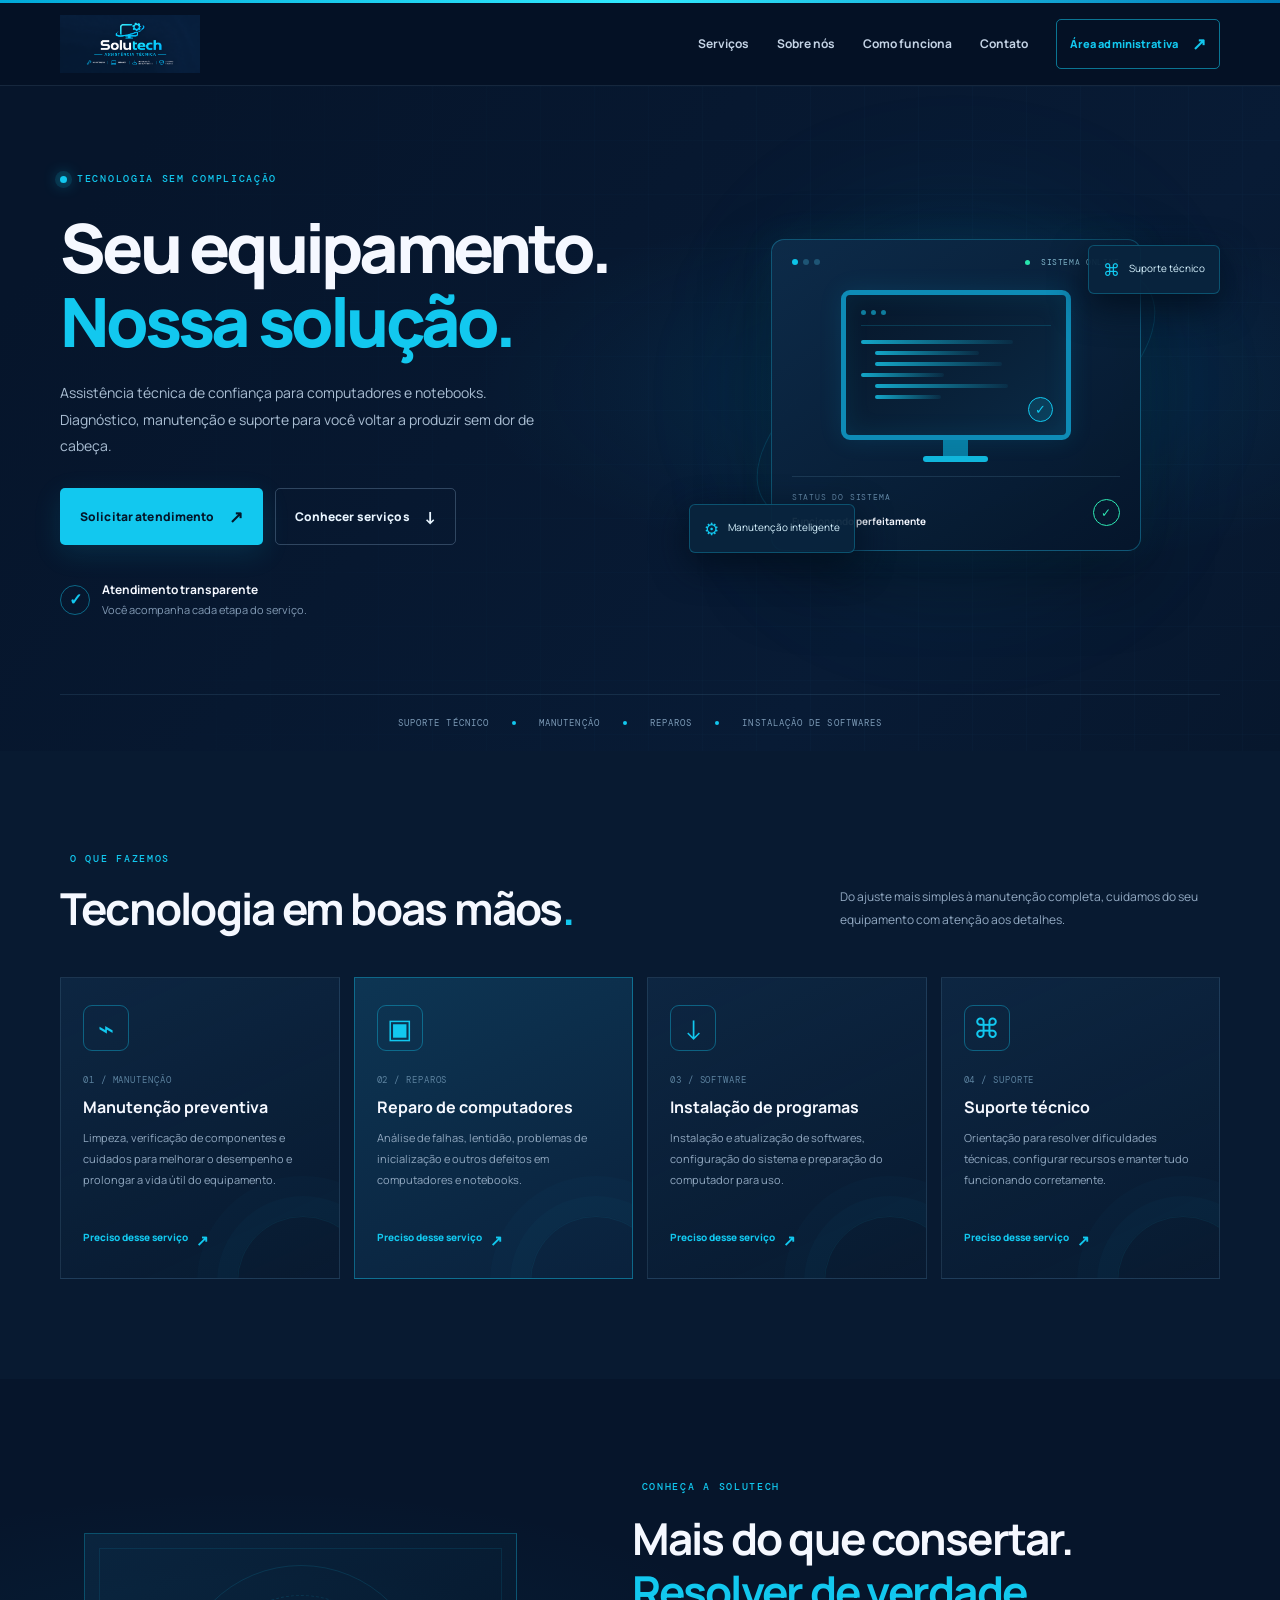
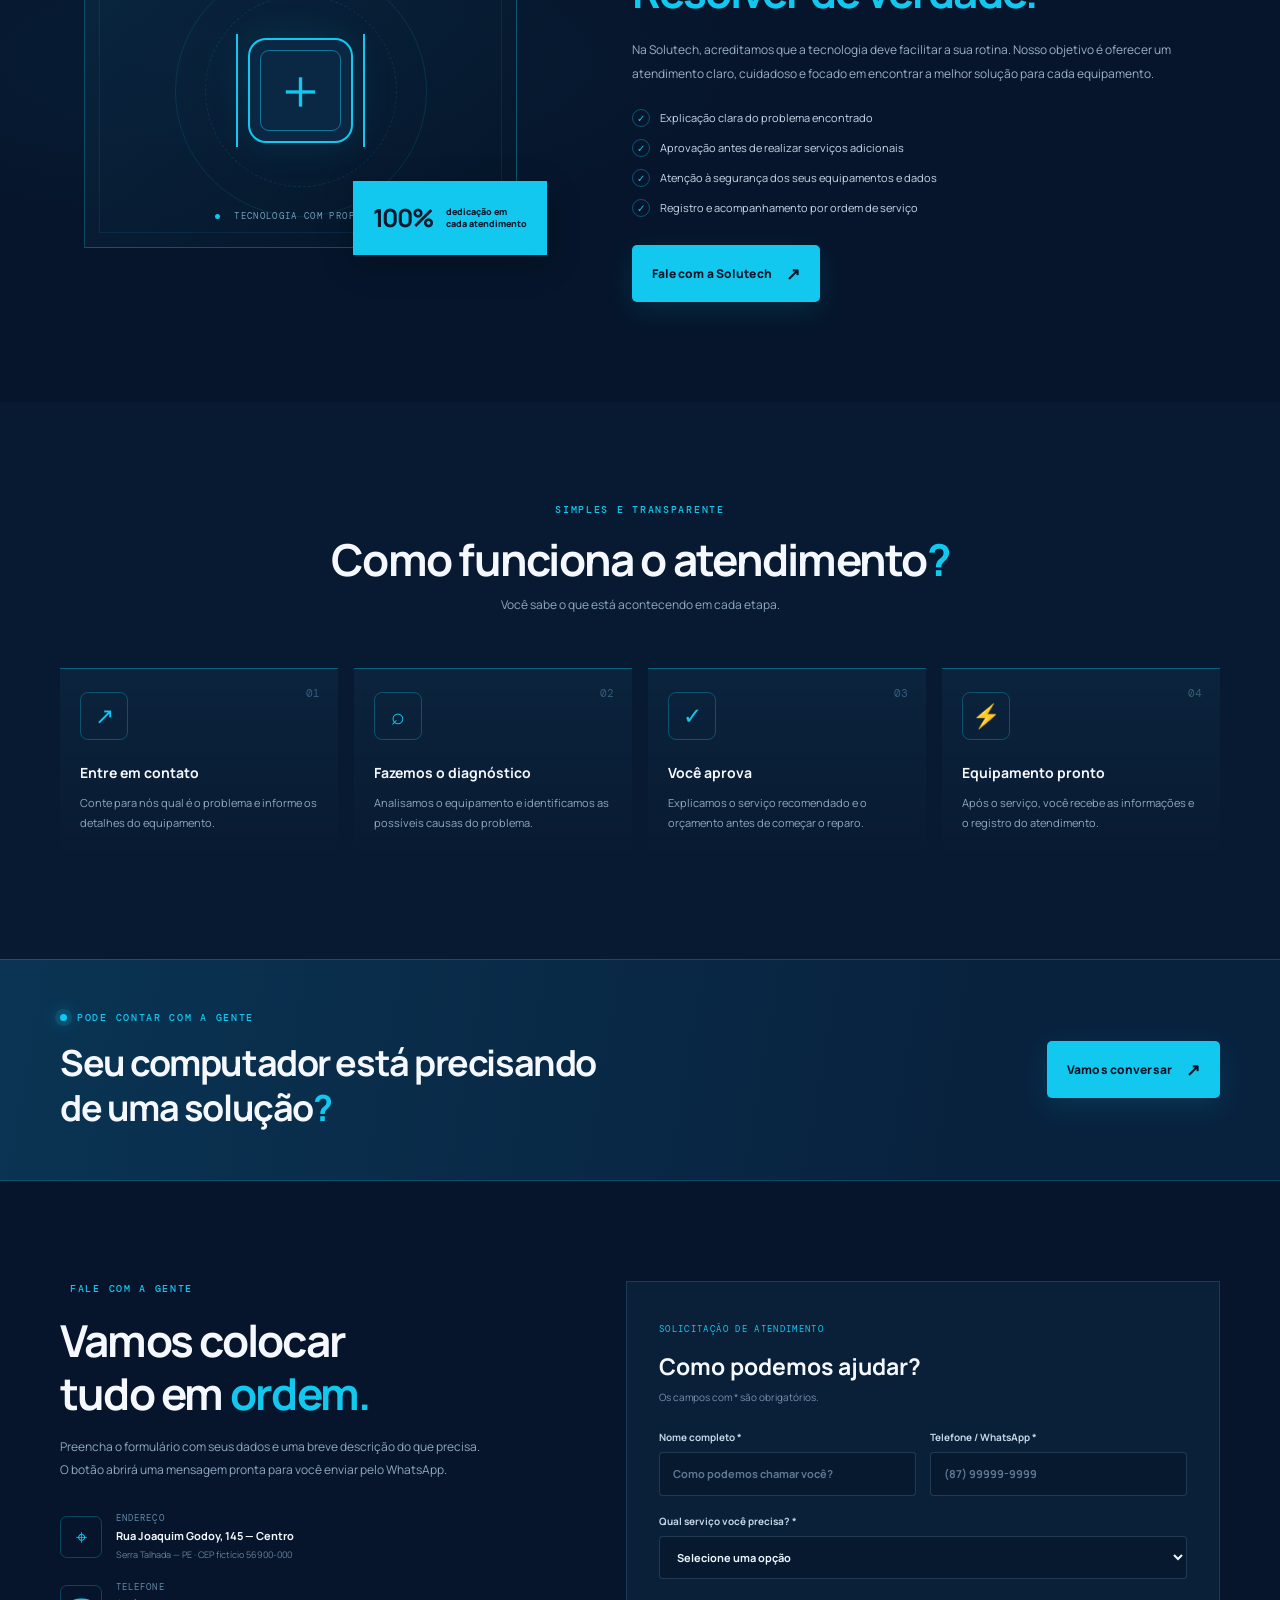
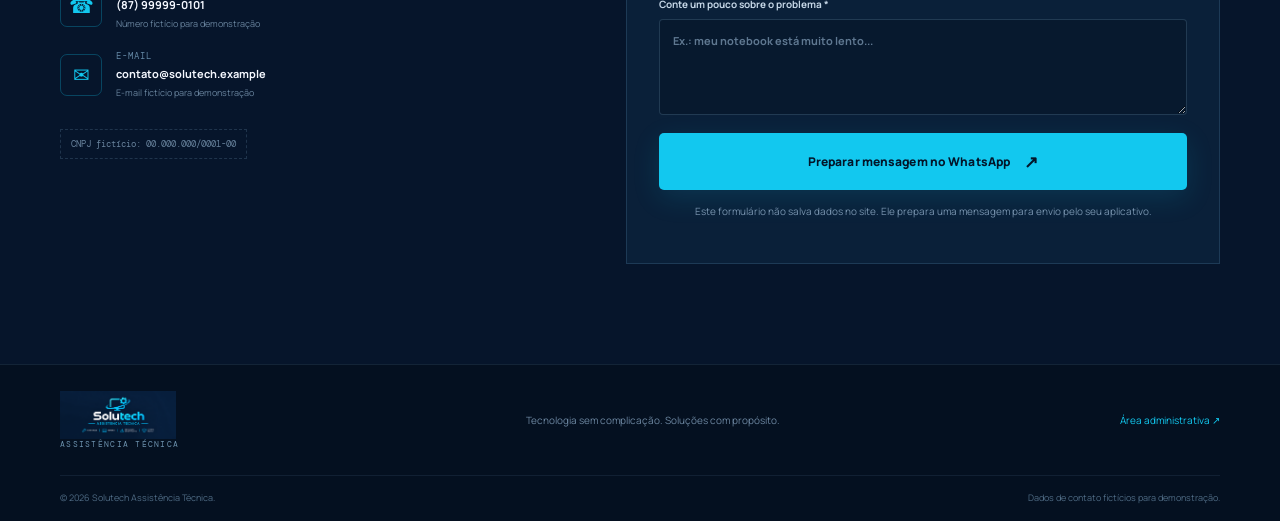
<file: index.html>
<!doctype html>
<html lang="pt-BR">
<head>
  <meta charset="utf-8">
  <meta name="viewport" content="width=device-width, initial-scale=1">
  <meta name="theme-color" content="#06152b">
  <meta name="description" content="Solutech Assistência Técnica: manutenção, reparo de computadores, notebooks e instalação de softwares.">
  <title>Solutech | Assistência Técnica</title>
  <link rel="icon" href="logo-solutech.png">
  <link rel="stylesheet" href="css/style.css">
  <script src="js/app.js" defer></script>
</head>
<body>
  <div class="topline"></div>
  <header class="site-header">
    <div class="container nav-wrap">
      <a class="brand" href="#inicio" aria-label="Solutech início">
        <img src="logo-solutech.png" alt="Logo Solutech">
      </a>
      <button class="menu-toggle" id="menuToggle" aria-label="Abrir menu" aria-expanded="false">☰</button>
      <nav class="main-nav" id="mainNav">
        <a href="#servicos">Serviços</a>
        <a href="#sobre">Sobre nós</a>
        <a href="#processo">Como funciona</a>
        <a href="#contato">Contato</a>
        <a class="btn btn-small btn-outline" href="admin.html">Área administrativa <span>↗</span></a>
      </nav>
    </div>
  </header>

  <main>
    <section class="hero" id="inicio">
      <div class="hero-grid"></div>
      <div class="container hero-content">
        <div class="hero-copy">
          <div class="eyebrow"><span class="pulse"></span> TECNOLOGIA SEM COMPLICAÇÃO</div>
          <h1>Seu equipamento.<br><span>Nossa solução.</span></h1>
          <p class="hero-text">Assistência técnica de confiança para computadores e notebooks. Diagnóstico, manutenção e suporte para você voltar a produzir sem dor de cabeça.</p>
          <div class="hero-actions">
            <a class="btn btn-primary" href="#contato">Solicitar atendimento <span>↗</span></a>
            <a class="btn btn-ghost" href="#servicos">Conhecer serviços <span>↓</span></a>
          </div>
          <div class="hero-trust">
            <div class="trust-icon">✓</div>
            <p><strong>Atendimento transparente</strong><br><span>Você acompanha cada etapa do serviço.</span></p>
          </div>
        </div>
        <div class="hero-visual">
          <div class="visual-orbit orbit-one"></div><div class="visual-orbit orbit-two"></div>
          <div class="tech-card">
            <div class="tech-card-top"><span class="window-dots"><i></i><i></i><i></i></span><span class="live-label"><b></b> SISTEMA ONLINE</span></div>
            <div class="monitor-art">
              <div class="monitor-screen">
                <div class="screen-bar"><span></span><span></span><span></span></div>
                <div class="code-lines"><i></i><i></i><i></i><i></i><i></i><i></i></div>
                <div class="screen-check">✓</div>
              </div>
              <div class="monitor-neck"></div><div class="monitor-base"></div>
            </div>
            <div class="tech-card-bottom"><div><span class="mini-label">STATUS DO SISTEMA</span><strong>Funcionando perfeitamente</strong></div><div class="status-ring">✓</div></div>
          </div>
          <div class="float-chip chip-top"><span>⌘</span> Suporte técnico</div>
          <div class="float-chip chip-bottom"><span>⚙</span> Manutenção inteligente</div>
          <div class="hero-glow"></div>
        </div>
      </div>
      <div class="container hero-bottom">
        <span>SUPORTE TÉCNICO</span><i></i><span>MANUTENÇÃO</span><i></i><span>REPAROS</span><i></i><span>INSTALAÇÃO DE SOFTWARES</span>
      </div>
    </section>

    <section class="section services-section" id="servicos">
      <div class="container">
        <div class="section-heading">
          <div><div class="eyebrow"><span class="eyebrow-line"></span> O QUE FAZEMOS</div><h2>Tecnologia em boas mãos<span>.</span></h2></div>
          <p>Do ajuste mais simples à manutenção completa, cuidamos do seu equipamento com atenção aos detalhes.</p>
        </div>
        <div class="service-grid">
          <article class="service-card"><div class="service-icon">⌁</div><div class="service-number">01 / MANUTENÇÃO</div><h3>Manutenção preventiva</h3><p>Limpeza, verificação de componentes e cuidados para melhorar o desempenho e prolongar a vida útil do equipamento.</p><a href="#contato" class="text-link">Preciso desse serviço <span>↗</span></a></article>
          <article class="service-card featured"><div class="service-icon">▣</div><div class="service-number">02 / REPAROS</div><h3>Reparo de computadores</h3><p>Análise de falhas, lentidão, problemas de inicialização e outros defeitos em computadores e notebooks.</p><a href="#contato" class="text-link">Preciso desse serviço <span>↗</span></a></article>
          <article class="service-card"><div class="service-icon">↓</div><div class="service-number">03 / SOFTWARE</div><h3>Instalação de programas</h3><p>Instalação e atualização de softwares, configuração do sistema e preparação do computador para uso.</p><a href="#contato" class="text-link">Preciso desse serviço <span>↗</span></a></article>
          <article class="service-card"><div class="service-icon">⌘</div><div class="service-number">04 / SUPORTE</div><h3>Suporte técnico</h3><p>Orientação para resolver dificuldades técnicas, configurar recursos e manter tudo funcionando corretamente.</p><a href="#contato" class="text-link">Preciso desse serviço <span>↗</span></a></article>
        </div>
      </div>
    </section>

    <section class="section about-section" id="sobre">
      <div class="container about-grid">
        <div class="about-visual">
          <div class="about-frame">
            <div class="about-corner"></div>
            <div class="chip-graphic"><span>+</span><div class="chip-pins"></div></div>
            <div class="about-caption"><span class="caption-dot"></span> TECNOLOGIA COM PROPÓSITO</div>
          </div>
          <div class="experience-badge"><strong>100%</strong><span>dedicação em<br>cada atendimento</span></div>
        </div>
        <div class="about-copy">
          <div class="eyebrow"><span class="eyebrow-line"></span> CONHEÇA A SOLUTECH</div>
          <h2>Mais do que consertar.<br><span>Resolver de verdade.</span></h2>
          <p>Na Solutech, acreditamos que a tecnologia deve facilitar a sua rotina. Nosso objetivo é oferecer um atendimento claro, cuidadoso e focado em encontrar a melhor solução para cada equipamento.</p>
          <ul class="check-list"><li><span>✓</span> Explicação clara do problema encontrado</li><li><span>✓</span> Aprovação antes de realizar serviços adicionais</li><li><span>✓</span> Atenção à segurança dos seus equipamentos e dados</li><li><span>✓</span> Registro e acompanhamento por ordem de serviço</li></ul>
          <a class="btn btn-primary" href="#contato">Fale com a Solutech <span>↗</span></a>
        </div>
      </div>
    </section>

    <section class="section process-section" id="processo">
      <div class="container">
        <div class="section-heading centered"><div class="eyebrow"><span class="eyebrow-line"></span> SIMPLES E TRANSPARENTE <span class="eyebrow-line"></span></div><h2>Como funciona o atendimento<span>?</span></h2><p>Você sabe o que está acontecendo em cada etapa.</p></div>
        <div class="process-grid">
          <article class="process-step"><div class="step-number">01</div><div class="step-icon">↗</div><h3>Entre em contato</h3><p>Conte para nós qual é o problema e informe os detalhes do equipamento.</p></article>
          <article class="process-step"><div class="step-number">02</div><div class="step-icon">⌕</div><h3>Fazemos o diagnóstico</h3><p>Analisamos o equipamento e identificamos as possíveis causas do problema.</p></article>
          <article class="process-step"><div class="step-number">03</div><div class="step-icon">✓</div><h3>Você aprova</h3><p>Explicamos o serviço recomendado e o orçamento antes de começar o reparo.</p></article>
          <article class="process-step"><div class="step-number">04</div><div class="step-icon">⚡</div><h3>Equipamento pronto</h3><p>Após o serviço, você recebe as informações e o registro do atendimento.</p></article>
        </div>
      </div>
    </section>

    <section class="cta-band"><div class="container cta-content"><div><div class="eyebrow"><span class="pulse"></span> PODE CONTAR COM A GENTE</div><h2>Seu computador está precisando<br>de uma solução<span>?</span></h2></div><a class="btn btn-primary" href="#contato">Vamos conversar <span>↗</span></a></div></section>

    <section class="section contact-section" id="contato">
      <div class="container contact-grid">
        <div class="contact-copy"><div class="eyebrow"><span class="eyebrow-line"></span> FALE COM A GENTE</div><h2>Vamos colocar<br>tudo em <span>ordem.</span></h2><p>Preencha o formulário com seus dados e uma breve descrição do que precisa. O botão abrirá uma mensagem pronta para você enviar pelo WhatsApp.</p>
          <div class="contact-detail"><div class="detail-icon">⌖</div><div><span>ENDEREÇO</span><strong>Rua Joaquim Godoy, 145 — Centro</strong><small>Serra Talhada — PE · CEP fictício 56900-000</small></div></div>
          <div class="contact-detail"><div class="detail-icon">☎</div><div><span>TELEFONE</span><strong>(87) 99999-0101</strong><small>Número fictício para demonstração</small></div></div>
          <div class="contact-detail"><div class="detail-icon">✉</div><div><span>E-MAIL</span><strong>contato@solutech.example</strong><small>E-mail fictício para demonstração</small></div></div>
          <div class="fake-company">CNPJ fictício: 00.000.000/0001-00</div>
        </div>
        <form class="contact-form" id="contactForm">
          <div class="form-heading"><span class="form-kicker">SOLICITAÇÃO DE ATENDIMENTO</span><h3>Como podemos ajudar?</h3><p>Os campos com * são obrigatórios.</p></div>
          <div class="form-row"><label>Nome completo *<input name="name" required placeholder="Como podemos chamar você?"></label><label>Telefone / WhatsApp *<input name="phone" required placeholder="(87) 99999-9999" inputmode="tel"></label></div>
          <label>Qual serviço você precisa? *<select name="service" required><option value="">Selecione uma opção</option><option>Manutenção preventiva</option><option>Reparo de computador ou notebook</option><option>Instalação de programas</option><option>Suporte técnico</option><option>Outro / ainda não sei</option></select></label>
          <label>Conte um pouco sobre o problema *<textarea name="message" required rows="4" placeholder="Ex.: meu notebook está muito lento..."></textarea></label>
          <button class="btn btn-primary btn-full" type="submit">Preparar mensagem no WhatsApp <span>↗</span></button>
          <p class="form-note">Este formulário não salva dados no site. Ele prepara uma mensagem para envio pelo seu aplicativo.</p>
          <div id="formFeedback" class="form-feedback" role="status"></div>
        </form>
      </div>
    </section>
  </main>
  <footer class="site-footer"><div class="container footer-main"><a class="footer-brand" href="#inicio"><img src="logo-solutech.png" alt="Solutech"><span>ASSISTÊNCIA TÉCNICA</span></a><p>Tecnologia sem complicação. Soluções com propósito.</p><a href="admin.html" class="footer-admin">Área administrativa ↗</a></div><div class="container footer-bottom"><span>© <span id="year"></span> Solutech Assistência Técnica.</span><span>Dados de contato fictícios para demonstração.</span></div></footer>
</body>
</html>
</file>
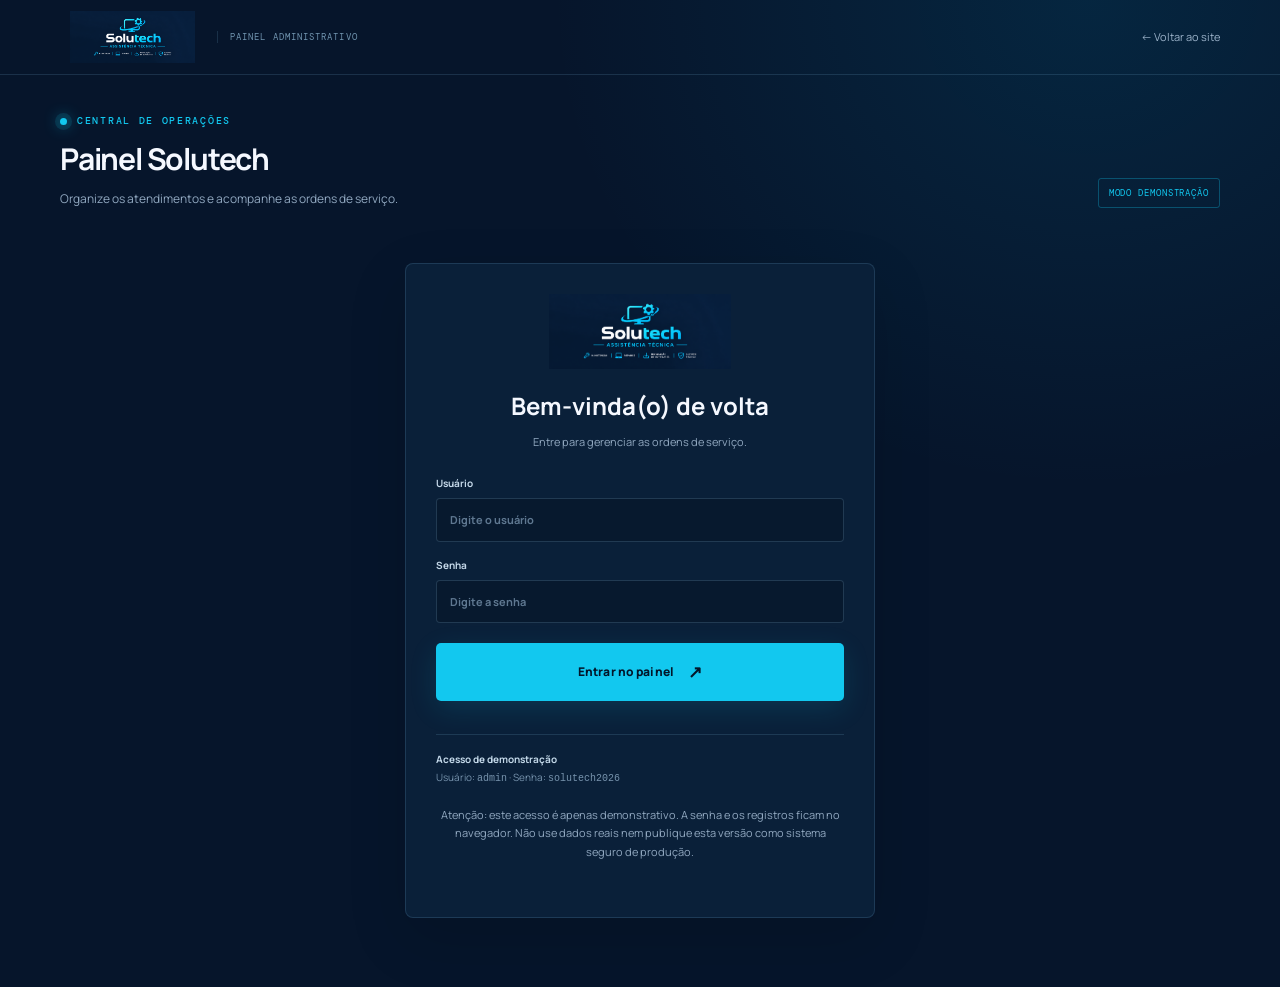
<file: admin.html>
<!doctype html>
<html lang="pt-BR">
<head>
  <meta charset="utf-8"><meta name="viewport" content="width=device-width, initial-scale=1">
  <meta name="theme-color" content="#06152b">
  <title>Painel administrativo | Solutech</title>
  <link rel="icon" href="logo-solutech.png"><link rel="stylesheet" href="css/style.css"><link rel="stylesheet" href="css/admin-os.css">
  <script src="js/admin.js" defer></script>
</head>
<body class="admin-body">
  <header class="admin-header">
    <a class="admin-logo" href="index.html"><img src="logo-solutech.png" alt="Solutech"><span>PAINEL ADMINISTRATIVO</span></a>
    <a href="index.html" class="back-link">← Voltar ao site</a>
  </header>
  <main class="admin-main">
    <div class="admin-title-row"><div><div class="eyebrow"><span class="pulse"></span> CENTRAL DE OPERAÇÕES</div><h1>Painel Solutech</h1><p>Organize os atendimentos e acompanhe as ordens de serviço.</p></div><span class="demo-tag">MODO DEMONSTRAÇÃO</span></div>
    <section class="login-wrap" id="loginWrap">
      <div class="login-card">
        <img src="logo-solutech.png" alt="Solutech" class="login-logo">
        <h1>Bem-vinda(o) de volta</h1><p>Entre para gerenciar as ordens de serviço.</p>
        <form class="admin-form" id="loginForm">
          <label>Usuário<input name="username" autocomplete="username" required placeholder="Digite o usuário"></label>
          <label>Senha<input name="password" type="password" autocomplete="current-password" required placeholder="Digite a senha"></label>
          <button class="btn btn-primary btn-full" type="submit">Entrar no painel <span>↗</span></button>
          <div id="loginError" class="login-error" role="alert"></div>
        </form>
        <div class="login-hint"><strong>Acesso de demonstração</strong><br>Usuário: <code>admin</code> · Senha: <code>solutech2026</code></div>
        <p class="admin-disclaimer">Atenção: este acesso é apenas demonstrativo. A senha e os registros ficam no navegador. Não use dados reais nem publique esta versão como sistema seguro de produção.</p>
      </div>
    </section>

    <section class="dashboard" id="dashboard">
      <div class="dashboard-top"><div><h2>Olá, equipe Solutech! <span style="color:var(--cyan)">✦</span></h2><p id="todayLabel">Aqui está o resumo dos seus atendimentos.</p></div><div class="dashboard-actions"><a class="btn btn-secondary" href="#ordersListSection">Lista de OS ↓</a><button class="btn btn-secondary" id="exportBtn">Exportar dados ↓</button><button class="btn btn-secondary" type="button" id="printBlankOsBtn">Imprimir OS em branco</button><button class="btn btn-secondary" id="logoutBtn">Sair ↗</button></div></div>
      <div class="stats-grid">
        <article class="stat-card"><span class="stat-label">TOTAL DE OS</span><strong class="stat-number" id="statTotal">0</strong><span class="stat-foot">Ordens registradas</span></article>
        <article class="stat-card"><span class="stat-label">EM ANDAMENTO</span><strong class="stat-number" id="statProgress">0</strong><span class="stat-foot">Aguardando conclusão</span></article>
        <article class="stat-card"><span class="stat-label">AGUARDANDO</span><strong class="stat-number" id="statWaiting">0</strong><span class="stat-foot">Análise ou aprovação</span></article>
        <article class="stat-card"><span class="stat-label">CONCLUÍDAS</span><strong class="stat-number" id="statDone">0</strong><span class="stat-foot">Serviços finalizados</span></article>
      </div>
      <div class="admin-columns">
        <div>
          <section class="panel-card os-editor-card">
            <div class="panel-heading"><h3>＋ Nova ordem de serviço</h3><span>FICHA COMPLETA DE ATENDIMENTO</span></div>
            <p class="os-safety-note" role="note"><strong>Modo de demonstração:</strong> os registros ficam neste navegador. Não informe senhas reais nem dados sigilosos; o painel não usa armazenamento seguro em servidor.</p>
            <form id="osForm" class="admin-form os-form">
              <input type="hidden" name="id">
              <fieldset class="os-section">
                <legend><span>01</span> Cliente e recebimento</legend>
                <div class="os-grid">
                  <label class="os-field">Nome / razão social do cliente *<input name="customer" required maxlength="120" autocomplete="name" placeholder="Nome completo"></label>
                  <label class="os-field">CPF / CNPJ *<input name="customerDocument" required maxlength="24" placeholder="Documento do cliente"></label>
                  <label class="os-field">Telefone / WhatsApp *<input name="phone" type="tel" required maxlength="24" autocomplete="tel" placeholder="(87) 99999-9999"></label>
                  <label class="os-field">Endereço *<input name="address" required maxlength="240" autocomplete="street-address" placeholder="Rua, número, bairro, cidade/UF"></label>
                  <label class="os-field">Data e hora de recebimento *<input name="receivedAt" type="datetime-local" required></label>
                  <label class="os-field">Prazo informado ao cliente<input name="deadline" type="text" maxlength="120" placeholder="Ex.: diagnóstico em até 2 dias úteis"></label>
                </div>
              </fieldset>

              <fieldset class="os-section">
                <legend><span>02</span> Equipamento e relato do cliente</legend>
                <div class="os-grid">
                  <label class="os-field">Tipo de equipamento *<input name="equipment" required maxlength="90" placeholder="Ex.: notebook, desktop, celular"></label>
                  <label class="os-field">Fabricante / modelo *<input name="model" required maxlength="120" placeholder="Ex.: Dell Inspiron"></label>
                  <label class="os-field">Nº de série / IMEI<input name="serial" maxlength="100" placeholder="Identificação do equipamento"></label>
                  <label class="os-field">Cor / identificação visual<input name="color" maxlength="80" placeholder="Cor e características para identificação"></label>
                  <label class="os-field os-field-full">Senha, PIN ou padrão (opcional)<input name="deviceAccess" type="password" maxlength="120" autocomplete="new-password" placeholder="Evite registrar credenciais reais; use somente se indispensável"><small>Campo restrito, não aparece na impressão. O sistema demonstrativo salva os dados apenas neste navegador.</small></label>
                  <label class="os-field os-field-full">Problema relatado pelo cliente *<textarea name="problem" required maxlength="1400" placeholder="Descreva o defeito informado pelo cliente"></textarea></label>
                  <label class="os-field">O equipamento liga? *<select name="powersOn" required><option value="">Selecione</option><option>Sim</option><option>Não</option><option>Intermitente</option><option>Não testado</option></select></label>
                  <label class="os-field">Acessórios / periféricos recebidos<input name="accessories" maxlength="300" placeholder="Ex.: fonte, cabo, bolsa, mouse"></label>
                  <label class="os-field os-field-full">Observações sobre acessórios e condição de recebimento<textarea name="accessoriesNotes" maxlength="600" placeholder="Ex.: riscos aparentes, peças soltas ou item não recebido"></textarea></label>
                  <label class="os-field os-field-full">Observações complementares<textarea name="notes" maxlength="1000" placeholder="Anotações adicionais da OS"></textarea></label>
                </div>
              </fieldset>

              <fieldset class="os-section">
                <legend><span>03</span> Inspeção física</legend>
                <p class="os-section-help">Registre a condição observada no recebimento. Use “Não avaliado” quando não for possível verificar um item.</p>
                <div id="osInspectionGrid" class="os-inspection-grid"></div>
                <label class="os-field os-field-full">Observações gerais da inspeção<textarea name="inspectionNotes" maxlength="1200" placeholder="Detalhes adicionais sobre o estado físico ou os testes realizados"></textarea></label>
              </fieldset>

              <fieldset class="os-section">
                <legend><span>04</span> Diagnóstico, orçamento e autorização</legend>
                <div class="os-grid">
                  <label class="os-field">Status da OS *<select name="status" required><option>Aberta</option><option>Aguardando diagnóstico</option><option>Aguardando aprovação</option><option>Aguardando cliente</option><option>Em andamento</option><option>Aguardando peça</option><option>Concluída</option><option>Entregue</option><option>Cancelada</option></select></label>
                  <label class="os-field">Prioridade<select name="priority"><option>Baixa</option><option selected>Normal</option><option>Alta</option><option>Urgente</option></select></label>
                  <label class="os-field">Técnico responsável *<input name="technician" required maxlength="120" placeholder="Nome do técnico"></label>
                  <label class="os-field">Prazo de execução informado<input name="repairDeadline" type="text" maxlength="120" placeholder="A combinar após aprovação"></label>
                  <label class="os-field">Orçamento / valor informado (R$)<input name="price" type="text" inputmode="decimal" maxlength="30" placeholder="A definir após diagnóstico"></label>
                  <label class="os-field">Serviço executado<textarea name="service" maxlength="1400" placeholder="Procedimentos realizados; preencher durante ou após o reparo"></textarea></label>
                  <label class="os-field">Diagnóstico técnico<textarea name="diagnosis" maxlength="1400" placeholder="Análise técnica e causa provável"></textarea></label>
                  <label class="os-field">Autorização / instruções do cliente<textarea name="authorizationNotes" maxlength="1000" placeholder="Condições combinadas e instruções autorizadas"></textarea></label>
                  <label class="os-field os-field-full">Referência da aprovação do orçamento<input name="approvalReference" maxlength="240" placeholder="Ex.: aprovação por WhatsApp em 21/10/2026, às 14h"></label>
                  <div class="os-checkbox-row os-field-full">
                    <label class="os-checkbox"><input type="checkbox" name="backupRequested"><span>Cliente solicitou cópia de segurança dos dados (não comprova execução).</span></label>
                    <label class="os-checkbox"><input type="checkbox" name="serviceApproved"><span>Orçamento / serviço aprovado pelo cliente.</span></label>
                  </div>
                </div>
              </fieldset>

              <fieldset class="os-section os-terms-section">
                <legend><span>05</span> Termos do atendimento</legend>
                <div id="osTermsCopy" class="os-terms-copy"></div>
                <label class="os-checkbox os-terms-check"><input type="checkbox" name="termsAccepted" required><span>Declaro que li e concordo com as condições acima e confirmo os dados desta ficha. *</span></label>
                <p id="osTermsEditNote" class="os-section-help" hidden></p>
              </fieldset>

              <fieldset class="os-section">
                <legend><span>06</span> Responsáveis e assinaturas</legend>
                <div class="os-grid os-signature-grid">
                  <label class="os-field">Nome do cliente / responsável pela assinatura *<input name="clientSignerName" required maxlength="120" placeholder="Nome completo"></label>
                  <div class="os-field"><span class="os-label">Assinatura do cliente</span><canvas id="clientSignatureCanvas" class="os-signature-canvas" width="600" height="170" aria-label="Área opcional para desenhar a assinatura do cliente" aria-describedby="signatureHelp"></canvas><button class="mini-btn" type="button" data-clear-signature="client">Limpar assinatura</button></div>
                  <div class="os-field"><span class="os-label">Assinatura do técnico responsável</span><canvas id="technicianSignatureCanvas" class="os-signature-canvas" width="600" height="170" aria-label="Área opcional para desenhar a assinatura do técnico" aria-describedby="signatureHelp"></canvas><button class="mini-btn" type="button" data-clear-signature="technician">Limpar assinatura</button></div>
                  <p id="signatureHelp" class="os-section-help os-field-full">A assinatura desenhada é opcional; o nome digitado acima é a alternativa acessível e fica registrado no documento.</p>
                </div>
              </fieldset>

              <div class="os-submit-row"><button class="btn btn-primary" type="submit" id="saveOsBtn">Salvar ordem de serviço <span>✓</span></button><button class="btn btn-secondary" type="button" id="clearFormBtn">Nova OS / Limpar</button></div>
              <p class="form-note os-form-note">O número da OS é gerado automaticamente. Confira a ficha antes de imprimir ou compartilhar.</p>
            </form>
          </section>
        </div>
        <div>
          <section class="panel-card os-list-card" id="ordersListSection">
            <div class="panel-heading"><h3>OS cadastradas</h3><span id="osCountLabel">0 REGISTROS</span></div>
            <div class="os-list-tools">
              <label for="searchOs">Buscar por OS, cliente, documento, telefone ou equipamento<input id="searchOs" type="search" placeholder="Digite para filtrar..."></label>
              <label for="osStatusFilter">Filtrar por status<select id="osStatusFilter"><option value="">Todos os status</option><option>Aberta</option><option>Aguardando diagnóstico</option><option>Aguardando aprovação</option><option>Aguardando cliente</option><option>Em andamento</option><option>Aguardando peça</option><option>Concluída</option><option>Entregue</option><option>Cancelada</option></select></label>
            </div>
            <div class="table-wrap"><table class="os-table"><thead><tr><th>OS / CLIENTE</th><th>EQUIPAMENTO</th><th>STATUS</th><th>AÇÕES</th></tr></thead><tbody id="osTableBody"></tbody></table></div>
            <div id="emptyState" class="empty-state">Nenhuma OS encontrada.<br>Cadastre uma nova ordem ou ajuste os filtros.</div>
          </section>
          <section class="panel-card">
            <div class="panel-heading"><h3>Dados da empresa na impressão</h3><span>PERSONALIZAR</span></div>
            <form id="companyForm" class="admin-form">
              <label>Nome da empresa<input name="company" value="Solutech — Assistência Técnica" required></label>
              <label>Endereço<input name="address" value="Rua Joaquim Godoy, 145 — Centro, Serra Talhada - PE" required></label>
              <div class="form-row"><label>Telefone<input name="phone" value="(87) 99999-0101" required></label><label>E-mail<input name="email" value="contato@solutech.example" required></label></div>
              <label>CNPJ<input name="cnpj" value="00.000.000/0001-00" required></label>
              <button class="btn btn-secondary" type="submit">Salvar dados da impressão ✓</button>
            </form>
            <p class="admin-disclaimer">Os dados empresariais são fictícios. Atualize-os antes de utilizar documentos fora da demonstração.</p>
          </section>
        </div>
      </div>
      <div class="dashboard-foot">Solutech · Organizando cada reparo, um atendimento de cada vez. <span style="color:var(--cyan)">◆</span></div>
    </section>
  </main>
  <div id="toast" class="toast" hidden></div>
</body>
</html>
</file>
<file: css/style.css>
@import url('https://fonts.googleapis.com/css2?family=DM+Mono:wght@400;500&family=Manrope:wght@400;500;600;700;800&display=swap');
:root{--bg:#06152b;--bg2:#081d37;--panel:#0b2340;--panel2:#0d2948;--cyan:#12c8ef;--cyan2:#00a9d9;--white:#f5f8ff;--muted:#9bb0c8;--line:rgba(127,181,221,.17);--font:'Manrope',Arial,sans-serif;--mono:'DM Mono',monospace}
*{box-sizing:border-box}html{scroll-behavior:smooth;scroll-padding-top:90px}body{margin:0;background:#07172c;color:var(--white);font-family:var(--font);line-height:1.6}a{color:inherit;text-decoration:none}button,input,textarea,select{font:inherit}.container{width:min(1160px,calc(100% - 44px));margin:auto}.topline{height:3px;background:linear-gradient(90deg,#00a9d9,#31eaff,#007bb9)}.site-header{position:sticky;top:0;z-index:50;background:rgba(5,18,37,.92);backdrop-filter:blur(18px);border-bottom:1px solid rgba(151,194,227,.12)}.nav-wrap{height:82px;display:flex;align-items:center;justify-content:space-between}.brand img{display:block;width:170px;height:58px;object-fit:contain;object-position:left center}.main-nav{display:flex;align-items:center;gap:28px;font-size:12px;font-weight:700;color:#c5d4e6}.main-nav>a:not(.btn):hover,.footer-admin:hover{color:var(--cyan)}.menu-toggle{display:none;background:none;color:white;border:1px solid var(--line);padding:8px 12px;border-radius:8px;font-size:20px}.btn{display:inline-flex;align-items:center;justify-content:center;gap:14px;border:1px solid transparent;border-radius:5px;padding:14px 19px;font-size:12px;font-weight:800;letter-spacing:.01em;transition:transform .2s,background .2s,border-color .2s;cursor:pointer}.btn:hover{transform:translateY(-2px)}.btn span{font-size:17px}.btn-primary{background:var(--cyan);color:#03162a;box-shadow:0 8px 28px rgba(18,200,239,.13)}.btn-primary:hover{background:#56e7ff}.btn-ghost{border-color:rgba(154,191,222,.28);color:#e9f5ff}.btn-ghost:hover,.btn-outline:hover{border-color:var(--cyan);color:var(--cyan)}.btn-outline{border-color:rgba(18,200,239,.55);color:var(--cyan);padding:10px 13px}.btn-small{font-size:11px}.hero{position:relative;overflow:hidden;background:radial-gradient(ellipse at 75% 45%,rgba(0,148,207,.13),transparent 36%),linear-gradient(130deg,#06152b 10%,#081b35 72%,#07172d)}.hero-grid{position:absolute;inset:0;opacity:.14;background-image:linear-gradient(rgba(54,164,218,.18) 1px,transparent 1px),linear-gradient(90deg,rgba(54,164,218,.18) 1px,transparent 1px);background-size:54px 54px;mask-image:linear-gradient(90deg,transparent,#000 65%,#000)}.hero-content{position:relative;z-index:1;display:grid;grid-template-columns:1.05fr .95fr;align-items:center;gap:48px;padding-top:85px;padding-bottom:75px;min-height:570px}.eyebrow{font-family:var(--mono);font-size:10px;letter-spacing:.17em;color:var(--cyan);display:flex;align-items:center;gap:10px;font-weight:500}.pulse{width:7px;height:7px;background:var(--cyan);border-radius:50%;box-shadow:0 0 0 5px rgba(18,200,239,.12),0 0 15px var(--cyan)}h1,h2,h3,p{margin-top:0}.hero h1{font-size:clamp(43px,5.4vw,68px);letter-spacing:-.055em;line-height:1.09;margin:23px 0 22px;font-weight:800}.hero h1 span,.about-copy h2 span,.contact-copy h2 span{color:var(--cyan)}.hero-text{font-size:14px;line-height:1.9;color:#aabed3;max-width:480px;margin-bottom:28px}.hero-actions{display:flex;gap:12px;flex-wrap:wrap}.hero-trust{display:flex;align-items:center;gap:12px;margin-top:35px}.trust-icon{width:30px;height:30px;border:1px solid rgba(18,200,239,.45);color:var(--cyan);border-radius:50%;display:grid;place-items:center;font-weight:800}.hero-trust p{margin:0;font-size:11px;line-height:1.7}.hero-trust strong{font-size:12px}.hero-trust p span{color:#839bb5}.hero-visual{height:390px;position:relative;display:grid;place-items:center}.hero-glow{position:absolute;width:300px;height:300px;background:rgba(0,166,220,.16);filter:blur(80px);border-radius:50%;z-index:0}.visual-orbit{position:absolute;border:1px solid rgba(18,200,239,.18);border-radius:50%;transform:rotate(-28deg)}.orbit-one{width:440px;height:190px}.orbit-two{width:360px;height:280px;transform:rotate(35deg);border-style:dashed}.tech-card{z-index:2;width:min(370px,90%);background:linear-gradient(145deg,rgba(13,43,73,.97),rgba(5,22,43,.98));border:1px solid rgba(31,190,231,.34);border-radius:13px;box-shadow:0 28px 70px rgba(0,0,0,.34),0 0 35px rgba(0,173,220,.08);padding:17px 20px}.tech-card-top,.tech-card-bottom{display:flex;justify-content:space-between;align-items:center}.window-dots{display:flex;gap:5px}.window-dots i{width:6px;height:6px;border-radius:50%;background:#1e5575}.window-dots i:first-child{background:#0cc4e8}.live-label{font:8px var(--mono);letter-spacing:.08em;color:#83b9ce}.live-label b{display:inline-block;width:5px;height:5px;background:#28e5ad;border-radius:50%;margin-right:5px}.monitor-art{height:205px;display:flex;align-items:center;justify-content:center;flex-direction:column;padding-top:12px}.monitor-screen{height:150px;width:230px;border:5px solid #0e8bb6;border-radius:9px;background:linear-gradient(140deg,#07172b,#0a2944);box-shadow:inset 0 0 25px rgba(0,187,237,.1),0 0 23px rgba(0,192,235,.12);position:relative;padding:15px}.screen-bar{display:flex;gap:5px;border-bottom:1px solid rgba(18,200,239,.18);padding-bottom:10px}.screen-bar span{width:5px;height:5px;background:#0e7c9d;border-radius:50%}.code-lines{padding-top:14px;display:grid;gap:7px}.code-lines i{height:4px;background:linear-gradient(90deg,#16c8ed,rgba(17,199,237,.08));border-radius:4px;width:80%;opacity:.8}.code-lines i:nth-child(2){width:55%;margin-left:14px}.code-lines i:nth-child(3){width:67%;margin-left:14px}.code-lines i:nth-child(4){width:44%}.code-lines i:nth-child(5){width:70%;margin-left:14px}.code-lines i:nth-child(6){width:35%;margin-left:14px}.screen-check{position:absolute;right:13px;bottom:13px;width:25px;height:25px;display:grid;place-items:center;background:rgba(18,200,239,.15);border:1px solid var(--cyan);border-radius:50%;color:var(--cyan);font-size:13px}.monitor-neck{height:16px;width:25px;background:#087ba0}.monitor-base{height:6px;width:65px;border-radius:5px;background:#11b7dc}.tech-card-bottom{border-top:1px solid rgba(125,185,219,.15);padding-top:15px;margin-top:4px}.mini-label{display:block;color:#6489a7;font:8px var(--mono);letter-spacing:.1em;margin-bottom:5px}.tech-card-bottom strong{font-size:10px}.status-ring{height:27px;width:27px;border:1px solid #2ee8b4;color:#2ee8b4;border-radius:50%;display:grid;place-items:center;font-size:12px}.float-chip{position:absolute;z-index:3;background:rgba(9,36,62,.95);border:1px solid rgba(18,200,239,.28);box-shadow:0 12px 35px #031020;padding:10px 14px;border-radius:6px;font-size:10px;color:#d7f3ff;white-space:nowrap}.float-chip span{color:var(--cyan);font-size:17px;margin-right:7px;vertical-align:middle}.chip-top{top:45px;right:0}.chip-bottom{bottom:37px;left:-3px}.hero-bottom{position:relative;border-top:1px solid rgba(120,178,218,.13);padding:22px 0;display:flex;align-items:center;justify-content:center;gap:23px;color:#7d9bb7;font:9px var(--mono);letter-spacing:.12em;flex-wrap:wrap}.hero-bottom i{height:4px;width:4px;background:var(--cyan);border-radius:50%}.section{padding:100px 0}.services-section{background:#081a31}.section-heading{display:flex;justify-content:space-between;align-items:end;gap:30px;margin-bottom:42px}.section-heading h2,.about-copy h2,.contact-copy h2{font-size:clamp(30px,4vw,44px);line-height:1.2;letter-spacing:-.04em;margin:15px 0 0}.section-heading h2 span{color:var(--cyan)}.section-heading>p{max-width:380px;color:#93aac3;font-size:12px;line-height:1.9;margin:0 0 3px}.service-grid{display:grid;grid-template-columns:repeat(4,1fr);gap:14px}.service-card{position:relative;overflow:hidden;padding:27px 22px 25px;min-height:300px;border:1px solid rgba(125,179,217,.16);background:linear-gradient(155deg,rgba(13,39,67,.92),rgba(8,26,48,.8));transition:transform .25s,border-color .25s}.service-card:after{content:"";position:absolute;inset:auto -30px -70px auto;width:130px;height:130px;border:1px solid rgba(18,200,239,.08);border-radius:50%;box-shadow:0 0 0 20px rgba(18,200,239,.025),0 0 0 40px rgba(18,200,239,.018)}.service-card:hover{transform:translateY(-5px);border-color:rgba(18,200,239,.55)}.service-card.featured{border-color:rgba(18,200,239,.4);background:linear-gradient(155deg,#0d3553,#0a213c)}.service-icon{width:46px;height:46px;border:1px solid rgba(18,200,239,.38);color:var(--cyan);display:grid;place-items:center;font-size:27px;border-radius:9px;margin-bottom:23px}.service-number{font:9px var(--mono);color:#5c829f;letter-spacing:.1em}.service-card h3{font-size:16px;line-height:1.4;margin:10px 0}.service-card p{font-size:11px;line-height:1.9;color:#91a8c0;min-height:84px}.text-link{display:inline-flex;gap:8px;color:var(--cyan);font-size:10px;font-weight:800}.text-link span{font-size:15px}.about-section{background:radial-gradient(ellipse at 20% 45%,rgba(0,155,205,.07),transparent 35%),#06152b}.about-grid{display:grid;grid-template-columns:.9fr 1.1fr;align-items:center;gap:90px}.about-visual{position:relative;min-height:365px;display:grid;place-items:center}.about-frame{width:90%;height:315px;border:1px solid rgba(18,200,239,.3);background:linear-gradient(140deg,rgba(11,42,69,.7),rgba(4,20,39,.7));position:relative;display:grid;place-items:center;overflow:hidden}.about-frame:before,.about-frame:after{content:"";position:absolute;border:1px solid rgba(18,200,239,.13);border-radius:50%;width:250px;height:250px}.about-frame:after{width:190px;height:190px;border-style:dashed}.about-corner{position:absolute;inset:14px;border:1px solid rgba(18,200,239,.1)}.chip-graphic{z-index:1;width:105px;height:105px;border:2px solid var(--cyan);border-radius:18px;display:grid;place-items:center;box-shadow:0 0 40px rgba(18,200,239,.12);position:relative;background:#0a2743}.chip-graphic:before{content:"";position:absolute;inset:10px;border:1px solid rgba(18,200,239,.5);border-radius:9px}.chip-graphic span{font-size:64px;font-weight:300;color:var(--cyan);line-height:1}.chip-pins{position:absolute;inset:-12px;border-left:3px solid transparent;border-right:3px solid transparent;box-shadow:-8px 0 0 -6px var(--cyan),8px 0 0 -6px var(--cyan)}.about-caption{position:absolute;bottom:25px;font:9px var(--mono);letter-spacing:.15em;color:#70a1bd}.caption-dot{display:inline-block;width:5px;height:5px;background:var(--cyan);border-radius:50%;margin-right:8px}.experience-badge{position:absolute;right:-5px;bottom:18px;background:var(--cyan);color:#04172b;padding:17px 20px;display:flex;align-items:center;gap:12px;box-shadow:0 10px 35px rgba(0,0,0,.2)}.experience-badge strong{font-size:25px;letter-spacing:-.05em}.experience-badge span{font-size:9px;line-height:1.4;font-weight:800}.about-copy h2{margin:17px 0 20px}.about-copy>p{color:#9bb0c7;font-size:12px;line-height:2;max-width:540px}.check-list{padding:0;margin:23px 0 28px;list-style:none;display:grid;gap:12px}.check-list li{font-size:11px;color:#c9d8e8;display:flex;align-items:center;gap:10px}.check-list li span{color:var(--cyan);width:18px;height:18px;display:grid;place-items:center;border:1px solid rgba(18,200,239,.35);border-radius:50%;font-size:10px}.process-section{background:#081a31}.centered{display:flex;flex-direction:column;align-items:center;text-align:center;gap:0}.centered h2{margin:15px 0 8px}.centered>p{color:#8ea8c1;font-size:12px}.process-grid{display:grid;grid-template-columns:repeat(4,1fr);gap:16px;margin-top:48px}.process-step{padding:23px 20px 26px;border-top:1px solid rgba(18,200,239,.4);background:linear-gradient(180deg,rgba(14,43,70,.55),rgba(8,25,46,.1));position:relative}.step-number{position:absolute;right:18px;top:17px;color:#355d7b;font:11px var(--mono)}.step-icon{height:48px;width:48px;border:1px solid rgba(18,200,239,.3);display:grid;place-items:center;color:var(--cyan);font-size:23px;margin-bottom:22px;border-radius:8px}.process-step h3{font-size:14px;margin-bottom:9px}.process-step p{font-size:11px;line-height:1.8;color:#91a9c2;margin:0}.cta-band{padding:50px 0;background:linear-gradient(100deg,#0a3453,#08223e 75%);border-top:1px solid rgba(18,200,239,.25);border-bottom:1px solid rgba(18,200,239,.2)}.cta-content{display:flex;align-items:center;justify-content:space-between;gap:30px}.cta-content h2{font-size:clamp(25px,3.4vw,36px);line-height:1.25;letter-spacing:-.04em;margin:14px 0 0}.cta-content h2 span{color:var(--cyan)}.contact-section{background:#06152b}.contact-grid{display:grid;grid-template-columns:.9fr 1.1fr;gap:80px;align-items:start}.contact-copy h2{margin:17px 0}.contact-copy>p{font-size:12px;line-height:1.9;color:#91a9c1;max-width:430px;margin-bottom:30px}.contact-detail{display:flex;align-items:center;gap:14px;margin:19px 0}.detail-icon{width:42px;height:42px;border:1px solid rgba(18,200,239,.27);border-radius:7px;display:grid;place-items:center;color:var(--cyan);font-size:20px;flex-shrink:0}.contact-detail span{display:block;font:9px var(--mono);letter-spacing:.12em;color:#6488a5;margin-bottom:3px}.contact-detail strong{display:block;font-size:11px}.contact-detail small{display:block;color:#68839d;font-size:9px;margin-top:3px}.fake-company{display:inline-block;margin-top:10px;padding:8px 10px;border:1px dashed rgba(133,174,207,.2);color:#68839d;font:9px var(--mono)}.contact-form{background:#0a2039;border:1px solid rgba(118,177,217,.18);padding:32px}.form-heading{margin-bottom:24px}.form-kicker{font:9px var(--mono);letter-spacing:.15em;color:var(--cyan)}.form-heading h3{font-size:23px;margin:9px 0 4px}.form-heading p,.form-note{font-size:10px;color:#7792ad;margin:0}.contact-form label{display:block;font-size:10px;font-weight:700;color:#c4d5e5;margin-bottom:17px}.form-row{display:grid;grid-template-columns:1fr 1fr;gap:14px}.contact-form input,.contact-form textarea,.contact-form select,.admin-form input,.admin-form select,.admin-form textarea{display:block;width:100%;margin-top:7px;padding:12px 13px;border-radius:4px;border:1px solid rgba(130,174,209,.22);background:#07192e;color:#eaf7ff;outline:none;font-size:11px;resize:vertical}.contact-form input:focus,.contact-form textarea:focus,.contact-form select:focus,.admin-form input:focus,.admin-form select:focus,.admin-form textarea:focus{border-color:var(--cyan);box-shadow:0 0 0 3px rgba(18,200,239,.08)}input::placeholder,textarea::placeholder{color:#5f7891}.contact-form select{appearance:auto}.btn-full{width:100%;margin:1px 0 13px}.form-note{text-align:center;line-height:1.6}.form-feedback{font-size:11px;color:var(--cyan);margin-top:12px}.site-footer{background:#041020;border-top:1px solid rgba(125,179,217,.12)}.footer-main{min-height:110px;display:flex;align-items:center;justify-content:space-between;gap:24px}.footer-brand{display:flex;flex-direction:column;align-items:flex-start}.footer-brand img{width:125px;height:48px;object-fit:contain;object-position:left center}.footer-brand span{font:8px var(--mono);letter-spacing:.16em;color:#6c91ad}.footer-main>p{font-size:10px;color:#6d87a1;margin:0}.footer-admin{font-size:10px;color:var(--cyan)}.footer-bottom{padding:15px 0;border-top:1px solid rgba(125,179,217,.1);display:flex;justify-content:space-between;gap:15px;color:#4f6b84;font-size:9px}
.admin-body{min-height:100vh;background:radial-gradient(ellipse at 85% 0%,rgba(0,160,214,.12),transparent 35%),#06152b}.admin-header{height:75px;border-bottom:1px solid var(--line);display:flex;align-items:center;justify-content:space-between;padding:0 max(22px,calc((100% - 1160px)/2))}.admin-logo{display:flex;align-items:center;gap:12px}.admin-logo img{width:145px;height:52px;object-fit:contain}.admin-logo span{font:9px var(--mono);color:#7195b0;letter-spacing:.12em;border-left:1px solid var(--line);padding-left:12px}.back-link{font-size:11px;color:#9bb2c9}.admin-main{width:min(1160px,calc(100% - 36px));margin:38px auto 70px}.admin-title-row{display:flex;justify-content:space-between;align-items:end;gap:20px;margin-bottom:26px}.admin-title-row h1{font-size:30px;letter-spacing:-.04em;margin:6px 0}.admin-title-row p{font-size:12px;color:#91a8c0;margin:0}.demo-tag{font:9px var(--mono);letter-spacing:.1em;padding:8px 10px;border:1px solid rgba(18,200,239,.3);color:var(--cyan);border-radius:3px}.login-wrap{max-width:470px;margin:55px auto}.login-card,.panel-card{background:#0a2039;border:1px solid rgba(118,177,217,.18);border-radius:8px;padding:30px;box-shadow:0 20px 60px rgba(0,0,0,.13)}.login-logo{width:190px;height:75px;object-fit:contain;display:block;margin:0 auto 18px}.login-card h1{text-align:center;font-size:24px;margin:0 0 7px}.login-card>p{text-align:center;font-size:11px;color:#91a8c0;margin-bottom:25px}.admin-form label{display:block;font-size:10px;font-weight:700;color:#c5d8e9;margin-bottom:15px}.admin-form .btn{margin-top:5px}.login-error{color:#ff8b98;font-size:11px;margin-top:12px}.login-hint{border-top:1px solid var(--line);padding-top:15px;margin-top:20px;font-size:10px;color:#7793ad;line-height:1.8}.login-hint strong{color:#c3d8e9}.admin-disclaimer{font-size:10px;color:#718ba5;line-height:1.7;margin-top:18px}.dashboard{display:none}.dashboard.visible{display:block}.dashboard-top{display:flex;justify-content:space-between;align-items:center;margin-bottom:24px;gap:15px}.dashboard-top h2{margin:0;font-size:20px}.dashboard-top p{margin:4px 0 0;font-size:10px;color:#7792ad}.dashboard-actions{display:flex;gap:9px;flex-wrap:wrap}.btn-secondary{border:1px solid rgba(132,177,210,.23);background:#0c2948;color:#c6d8e8;padding:10px 13px;font-size:10px}.stats-grid{display:grid;grid-template-columns:repeat(4,1fr);gap:14px;margin-bottom:24px}.stat-card{background:#0a2039;border:1px solid var(--line);padding:20px;position:relative;overflow:hidden}.stat-card:after{content:"";position:absolute;right:-25px;bottom:-35px;width:100px;height:100px;border:1px solid rgba(18,200,239,.09);border-radius:50%;box-shadow:0 0 0 15px rgba(18,200,239,.025)}.stat-label{font:9px var(--mono);color:#7896b0;letter-spacing:.08em}.stat-number{display:block;font-size:31px;line-height:1.3;margin:9px 0 3px;letter-spacing:-.04em}.stat-foot{font-size:9px;color:#718ca5}.stat-card:nth-child(2) .stat-number{color:var(--cyan)}.stat-card:nth-child(3) .stat-number{color:#ffd078}.stat-card:nth-child(4) .stat-number{color:#5ce2b1}.admin-columns{display:grid;grid-template-columns:1.15fr .85fr;gap:16px;align-items:start}.panel-card{padding:23px;margin-bottom:16px;box-shadow:none}.panel-heading{display:flex;justify-content:space-between;align-items:center;gap:12px;margin-bottom:20px}.panel-heading h3{font-size:14px;margin:0}.panel-heading span{font:9px var(--mono);color:#688ba6}.admin-form .form-row{gap:12px}.admin-form textarea{min-height:70px}.table-wrap{overflow-x:auto}.os-table{width:100%;border-collapse:collapse;font-size:10px;min-width:540px}.os-table th{text-align:left;font:9px var(--mono);letter-spacing:.05em;color:#7190aa;padding:10px 8px;border-bottom:1px solid var(--line)}.os-table td{padding:12px 8px;border-bottom:1px solid rgba(118,177,217,.1);color:#c4d4e3;vertical-align:top}.os-table tr:last-child td{border-bottom:0}.table-muted{display:block;color:#6c89a4;font-size:9px;margin-top:3px}.status-pill{display:inline-block;border-radius:3px;padding:4px 7px;font-size:9px;white-space:nowrap;background:rgba(255,208,120,.12);color:#ffd078}.status-pill.done{background:rgba(92,226,177,.12);color:#5ce2b1}.status-pill.progress{background:rgba(18,200,239,.12);color:var(--cyan)}.status-pill.cancelled{background:rgba(255,139,152,.12);color:#ff8b98}.table-actions{display:flex;gap:6px;flex-wrap:wrap}.mini-btn{border:1px solid rgba(128,177,211,.2);background:#0c2948;color:#c5e7f5;padding:5px 7px;border-radius:3px;cursor:pointer;font-size:9px}.mini-btn:hover{border-color:var(--cyan);color:var(--cyan)}.mini-btn.danger{color:#ff9ba5}.empty-state{text-align:center;padding:28px;color:#718da7;font-size:11px}.dashboard-foot{font-size:10px;color:#617f99;text-align:center;margin-top:22px}.toast{position:fixed;right:22px;bottom:22px;background:#0b2a45;border:1px solid var(--cyan);color:#e5faff;padding:13px 17px;border-radius:5px;font-size:11px;z-index:100;box-shadow:0 12px 40px #0008}.print-only{display:none}
@media(max-width:980px){.main-nav{gap:15px}.hero-content{gap:20px}.service-grid{grid-template-columns:repeat(2,1fr)}.about-grid{gap:45px}.contact-grid{gap:40px}.stats-grid{grid-template-columns:repeat(2,1fr)}}
@media(max-width:720px){.container{width:min(100% - 30px,560px)}.nav-wrap{height:70px}.brand img{width:145px;height:50px}.menu-toggle{display:block}.main-nav{display:none;position:absolute;top:70px;left:0;right:0;padding:20px;background:#06152b;border-bottom:1px solid var(--line);flex-direction:column;align-items:stretch;gap:18px}.main-nav.open{display:flex}.main-nav .btn{align-self:flex-start}.hero-content{grid-template-columns:1fr;padding-top:62px;padding-bottom:25px;gap:20px}.hero h1{font-size:clamp(42px,12vw,60px)}.hero-visual{height:330px;margin-top:0}.tech-card{width:min(350px,88%)}.chip-top{right:0;top:22px}.chip-bottom{left:0;bottom:20px}.orbit-one{width:330px}.orbit-two{width:290px}.hero-bottom{gap:10px;font-size:8px;padding:17px 0}.hero-bottom i{margin:0 2px}.section{padding:70px 0}.section-heading{display:block;margin-bottom:30px}.section-heading>p{margin-top:15px}.service-grid{grid-template-columns:1fr}.service-card{min-height:auto}.service-card p{min-height:0}.about-grid,.contact-grid{grid-template-columns:1fr;gap:38px}.about-visual{min-height:320px}.about-frame{height:285px}.experience-badge{right:0}.about-copy h2,.contact-copy h2{font-size:36px}.process-grid{grid-template-columns:1fr 1fr;gap:12px;margin-top:32px}.process-step{padding:20px 15px}.cta-content{align-items:flex-start;flex-direction:column}.cta-content h2{font-size:28px}.contact-form{padding:22px 17px}.form-row{grid-template-columns:1fr;gap:0}.footer-main{padding:22px 0;flex-wrap:wrap}.footer-main>p{order:3;flex-basis:100%}.footer-bottom{flex-direction:column;gap:6px}.admin-header{padding:0 15px}.admin-logo img{width:115px}.admin-logo span{display:none}.admin-main{width:calc(100% - 24px);margin-top:25px}.admin-title-row{align-items:flex-start;flex-direction:column}.login-wrap{margin:28px auto}.login-card{padding:24px 18px}.stats-grid{grid-template-columns:1fr 1fr;gap:9px}.stat-card{padding:15px}.stat-number{font-size:26px}.admin-columns{grid-template-columns:1fr}.dashboard-top{align-items:flex-start;flex-direction:column}.panel-card{padding:17px 13px}.admin-form .form-row{grid-template-columns:1fr}.dashboard-actions{width:100%}}
@media print{body{background:#fff;color:#111}.site-header,.site-footer,.topline,.hero,.services-section,.about-section,.process-section,.cta-band,.contact-section{display:none!important}.print-only{display:block}}
</file>
<file: css/admin-os.css>
/* Estilos exclusivos do painel de OS; não afetam o site público. */
.admin-body .os-safety-note{margin:14px 0;padding:11px 13px;border:1px solid rgba(255,193,7,.28);border-left:3px solid #e2b647;border-radius:6px;background:rgba(226,182,71,.07);color:#c8d7e5;font-size:10px;line-height:1.7}
.admin-body .os-safety-note strong{color:#ffd16b}
.admin-body .os-form{display:grid;gap:14px}
.admin-body .os-section{min-width:0;margin:0;padding:16px;border:1px solid rgba(127,181,221,.19);border-radius:8px;background:rgba(5,20,39,.42)}
.admin-body .os-section legend{padding:0 9px;color:#d9e8f5;font-size:12px;font-weight:800;letter-spacing:.015em}
.admin-body .os-section legend span{display:inline-grid;place-items:center;width:23px;height:23px;margin-right:8px;border:1px solid rgba(18,200,239,.45);border-radius:50%;color:var(--cyan);font:9px var(--mono)}
.admin-body .os-grid{display:grid;grid-template-columns:repeat(2,minmax(0,1fr));gap:12px 14px}
.admin-body .os-field{display:block;min-width:0;margin:0;color:#c4d5e5;font-size:10px;font-weight:700}
.admin-body .os-field-full{grid-column:1/-1}
.admin-body .os-field small{display:block;margin-top:6px;color:#819bb4;font-size:9px;line-height:1.6;font-weight:500}
.admin-body .os-field textarea{min-height:76px}
.admin-body .os-section-help{margin:0 0 12px;color:#88a3bc;font-size:10px;line-height:1.7}
.admin-body .os-inspection-grid{display:grid;grid-template-columns:repeat(2,minmax(0,1fr));gap:8px;margin-bottom:14px}
.admin-body .os-inspection-row{display:grid;grid-template-columns:minmax(0,.8fr) minmax(82px,.55fr) minmax(0,1fr);align-items:center;gap:8px;padding:9px;border:1px solid rgba(127,181,221,.13);border-radius:6px;background:rgba(7,25,46,.65)}
.admin-body .os-inspection-row strong{font-size:9px;color:#dbe8f4}
.admin-body .os-inspection-row label{display:block;min-width:0;margin:0;color:#86a0b9;font-size:8px}
.admin-body .os-inspection-row select,.admin-body .os-inspection-row input{display:block;width:100%;min-width:0;margin:4px 0 0;padding:7px 8px;border:1px solid rgba(130,174,209,.22);border-radius:4px;background:#07192e;color:#eaf7ff;font:9px var(--font)}
.admin-body .os-checkbox-row{display:grid;gap:8px;padding:10px 12px;border:1px solid rgba(127,181,221,.13);border-radius:6px;background:rgba(7,25,46,.52)}
.admin-body .os-checkbox{display:flex;align-items:flex-start;gap:9px;margin:0;color:#d2e1ef;font-size:10px;line-height:1.6;font-weight:600}
.admin-body .os-checkbox input{display:inline-block;flex:0 0 auto;width:15px;height:15px;margin:2px 0 0;accent-color:var(--cyan)}
.admin-body .os-terms-copy{padding:10px 13px;border-radius:6px;background:rgba(7,25,46,.7);color:#a9bfd2;font-size:9px;line-height:1.7}
.admin-body .os-terms-copy ol{margin:0;padding-left:18px}
.admin-body .os-terms-copy li+li{margin-top:4px}
.admin-body .os-terms-check{margin-top:12px;padding:10px 12px;border:1px solid rgba(18,200,239,.24);border-radius:6px;background:rgba(18,200,239,.045)}
.admin-body .os-terms-check span{color:#e3f3fd}
.admin-body .os-terms-section [hidden]{display:none}
.admin-body .os-label{display:block;margin-bottom:6px;color:#c4d5e5;font-size:10px;font-weight:700}
.admin-body .os-signature-grid{align-items:start}
.admin-body .os-signature-canvas{display:block;width:100%;height:96px;margin:6px 0;border:1px dashed rgba(130,174,209,.4);border-radius:6px;background:#f8fbfd;touch-action:none;cursor:crosshair}
.admin-body .os-submit-row{display:flex;flex-wrap:wrap;gap:10px;margin-top:2px}
.admin-body .os-form-note{text-align:left;margin:0}
.admin-body .os-list-tools{display:grid;grid-template-columns:minmax(0,1.4fr) minmax(180px,.8fr);gap:12px;margin-bottom:14px}
.admin-body .os-list-tools label{display:block;margin:0;color:#9bb0c8;font-size:9px;font-weight:700}
.admin-body .os-list-tools input,.admin-body .os-list-tools select{display:block;width:100%;margin-top:6px;padding:10px 11px;border:1px solid var(--line);border-radius:5px;background:#07192e;color:#f5f8ff;font:10px var(--font)}
.admin-body .os-status-select{max-width:175px;padding:6px 7px;border:1px solid rgba(127,181,221,.22);border-radius:5px;background:#07192e;color:#dcebf6;font:9px var(--font)}
.admin-body .os-status-select.done{color:#6ee7b7;border-color:rgba(110,231,183,.35)}
.admin-body .os-status-select.progress{color:#ffd16b;border-color:rgba(255,209,107,.35)}
.admin-body .os-status-select.cancelled{color:#ff9c9c;border-color:rgba(255,156,156,.35)}
.admin-body .os-table td{vertical-align:middle}
.admin-body .os-table .table-muted{display:block;margin-top:3px}
.admin-body .os-table .table-actions{display:flex;flex-wrap:wrap;gap:5px}
.admin-body .os-table .mini-btn{padding:6px 7px;font-size:8px}
@media(max-width:980px){.admin-body .os-inspection-grid{grid-template-columns:1fr}}
@media(max-width:680px){.admin-body .os-grid,.admin-body .os-list-tools{grid-template-columns:1fr}.admin-body .os-field-full{grid-column:auto}.admin-body .os-section{padding:13px}.admin-body .os-inspection-row{grid-template-columns:1fr 1fr}.admin-body .os-inspection-row strong{grid-column:1/-1}.admin-body .os-signature-grid{grid-template-columns:1fr}.admin-body .os-submit-row>.btn{flex:1 1 100%}}
@media(max-width:680px){.admin-body .os-table{min-width:0;width:100%}.admin-body .os-table thead{display:none}.admin-body .os-table tbody{display:grid;gap:10px}.admin-body .os-table tbody tr{display:grid;gap:9px;padding:12px;border:1px solid rgba(127,181,221,.2);border-radius:7px;background:rgba(7,25,46,.58)}.admin-body .os-table tbody td{display:block;min-width:0;padding:0;border:0}.admin-body .os-table tbody td::before{display:block;margin-bottom:4px;color:#819bb4;font-size:8px;font-weight:700;letter-spacing:.06em}.admin-body .os-table tbody td:nth-child(1)::before{content:'OS / CLIENTE'}.admin-body .os-table tbody td:nth-child(2)::before{content:'EQUIPAMENTO'}.admin-body .os-table tbody td:nth-child(3)::before{content:'STATUS'}.admin-body .os-table tbody td:nth-child(4)::before{content:'AÇÕES'}.admin-body .os-status-select{width:100%;max-width:none}.admin-body .os-table .table-actions{display:grid;grid-template-columns:repeat(2,minmax(0,1fr));gap:7px}.admin-body .os-table .mini-btn{width:100%;min-height:34px;padding:7px 8px;font-size:9px;white-space:normal}.admin-body .table-wrap{overflow:visible}}
@media(max-width:720px){
  .admin-body .admin-columns{grid-template-columns:minmax(0,1fr)}
  .admin-body .admin-columns>div{min-width:0}
  .admin-body .admin-columns>div:nth-child(2){order:-1}
  .admin-body .os-editor-card{min-width:0;width:100%;max-width:100%}
  .admin-body .os-safety-note{overflow-wrap:anywhere}
}
</file>
